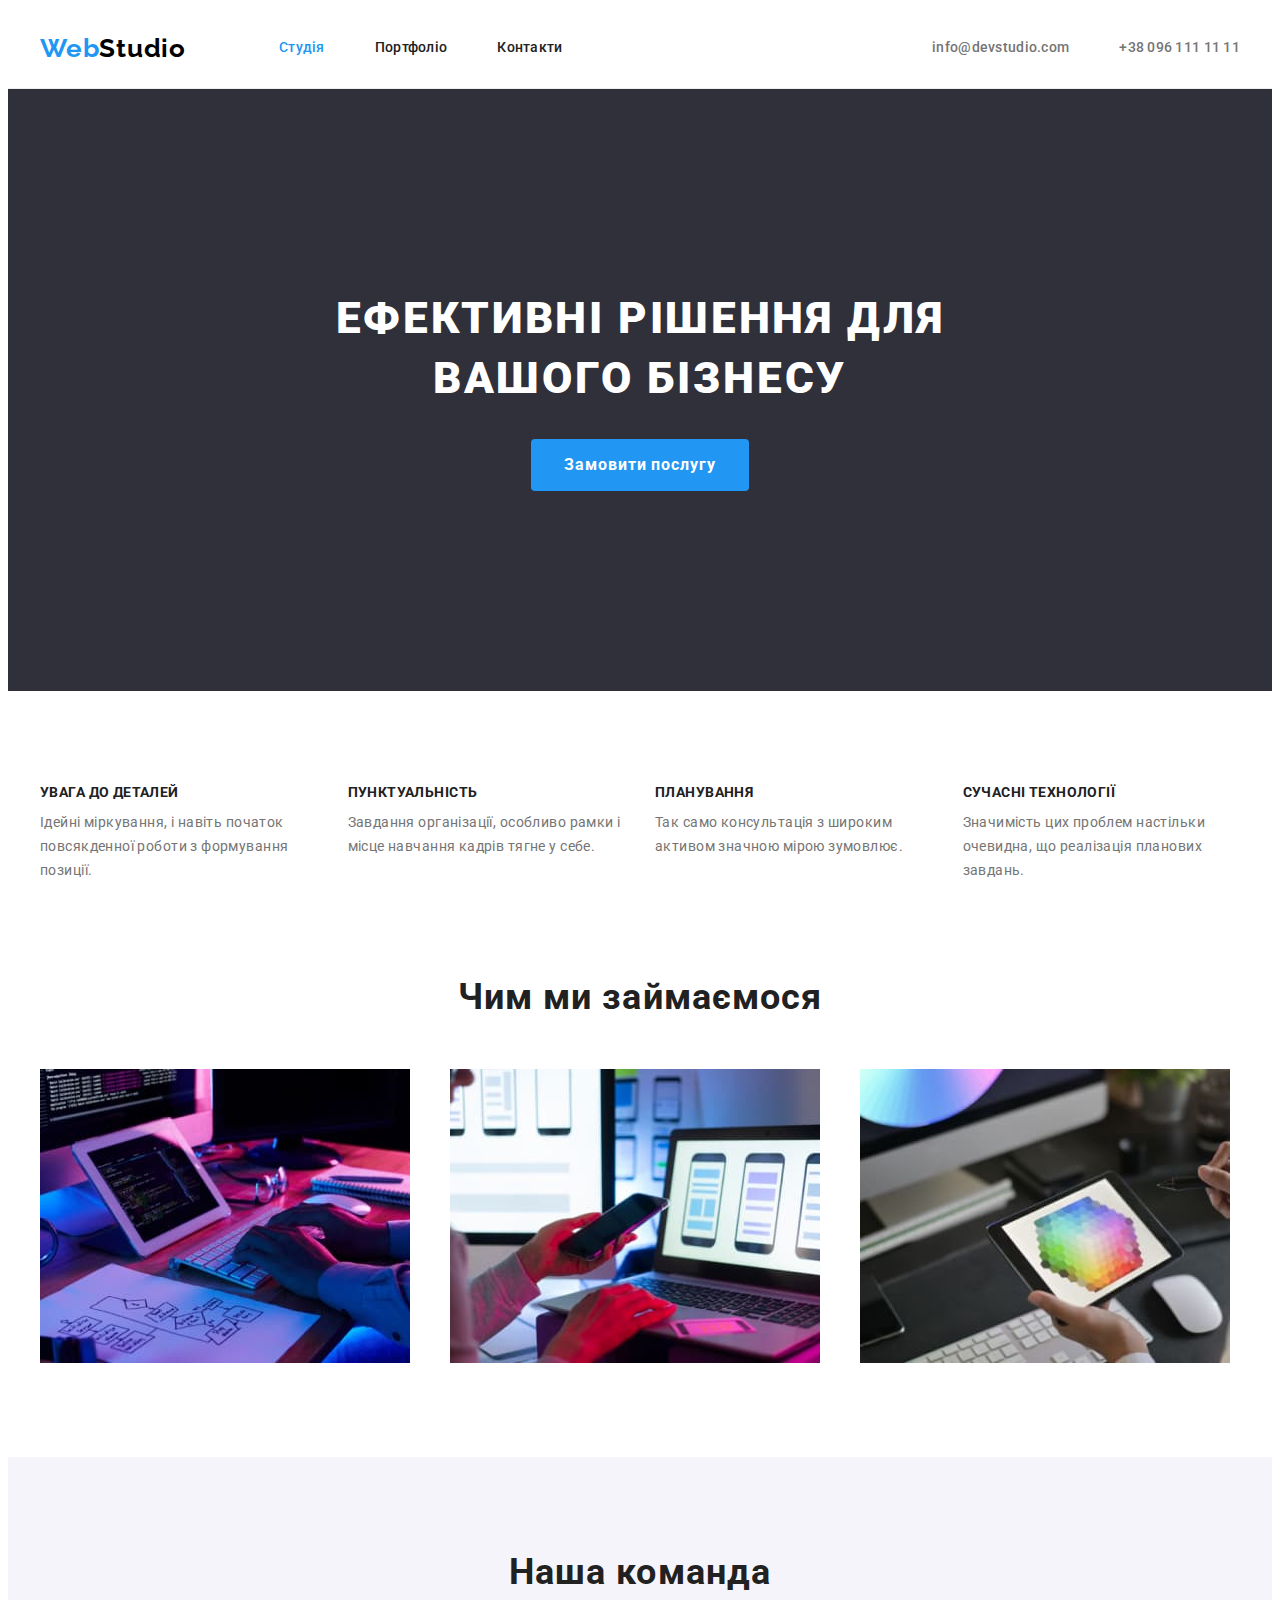
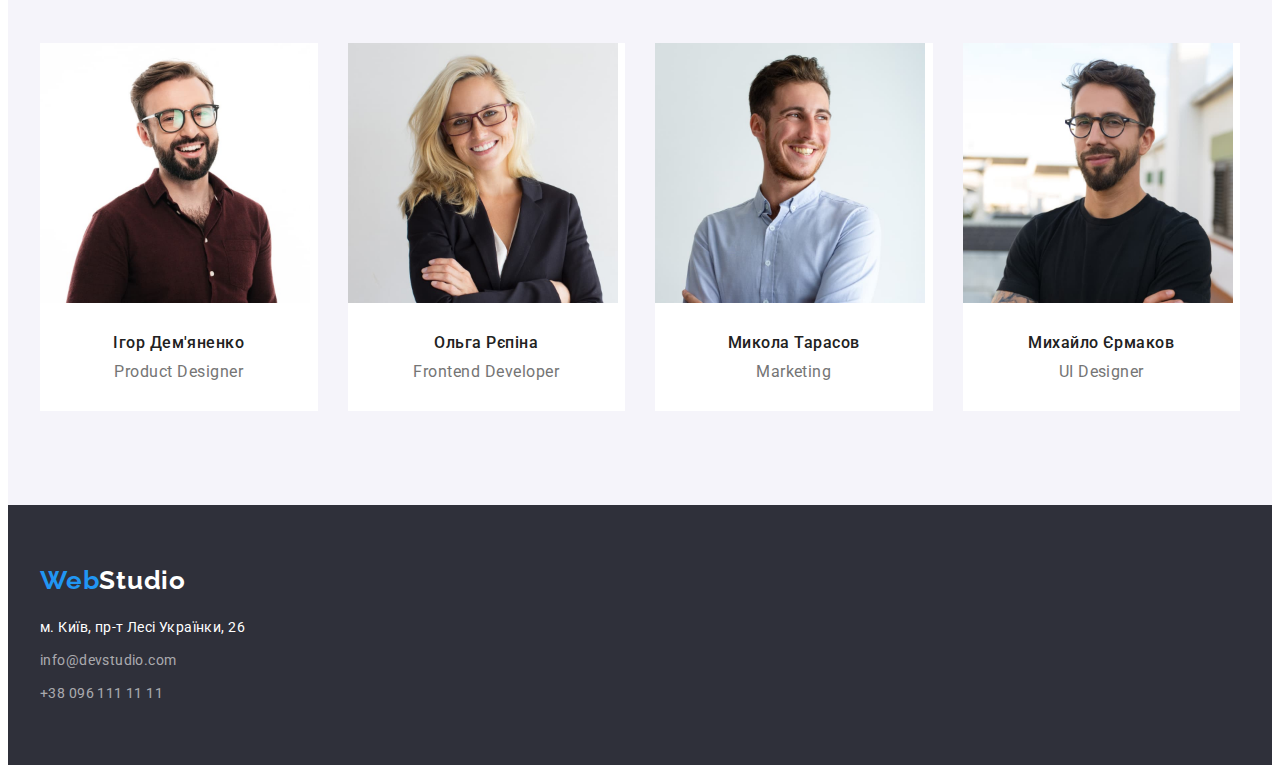
<file: index.html>
<!DOCTYPE html>
<html lang="uk">
<head>
    <meta charset="UTF-8">
    <meta http-equiv="X-UA-Compatible" content="IE=edge">
    <meta name="viewport" content="width=device-width, initial-scale=1.0">
    <title>WebStudio</title>    
    <link rel="preconnect" href="https://fonts.gstatic.com" crossorigin>
    <link href="https://fonts.googleapis.com/css2?family=Raleway:wght@700&family=Roboto:wght@400;500;700;900&display=swap" rel="stylesheet">
    <link rel="stylesheet" href="https://cdnjs.cloudflare.com/ajax/libs/modern-normalize/1.1.0/modern-normalize.min.css" integrity="sha512-wpPYUAdjBVSE4KJnH1VR1HeZfpl1ub8YT/NKx4PuQ5NmX2tKuGu6U/JRp5y+Y8XG2tV+wKQpNHVUX03MfMFn9Q==" crossorigin="anonymous" referrerpolicy="no-referrer" />
    <link rel="stylesheet" href="./css/styles.css">
</head>

<body>
    <!--верхня лінія-->
    <header class="header">
        <div class="container header-container">
            <nav class="header-nav">
                <a class="header-logo link" href="./index.html">
                    <span class="logo-web">Web</span><span class="header-logo-studio">Studio </span> 
                </a>
                <ul class="header-list list">
                    <li class="header-item"><a class="header-link current link" href="./index.html">Студія</a></li>
                    <li class="header-item"><a class="header-link link" href="./portfolio.html">Портфоліо</a></li>
                    <li class="header-item"><a class="header-link link" href="Контакти">Контакти</a></li>
                </ul>
            </nav>  
            <ul class="header-contacts-list list">
                <li><a class="header-contacts link" href="mailto:info@devstudio.com">info@devstudio.com</a></li>
                <li><a class="header-contacts link" href="tel:+380961111111">+38 096 111 11 11</a></li>
            </ul>
        </div>
    </header>

    <main>
        <!--(Шапка) Hero-->
        <section class="hero">
            <div class="container">            
                <h1 class="title">Ефективні рішення для <br> вашого бізнесу</h1>
                <button type="button" class="hero-button">Замовити послугу</button>
            </div>
        </section>
        
        <!--Особливості-->
        <section class="feature-section section">
            <div class="container">
                <h2 class="feature visually-hidden">Особлисвості</h2>
                <ul class="feature-list list">
                    <li class="feature-link link"><h3 class="feature-title">УВАГА ДО ДЕТАЛЕЙ</h3>
                        <p class="feature-text">
                            Ідейні міркування, і навіть початок повсякденної роботи з формування позиції.
                        </p>
                    </li>
                            
                    <li class="feature-link link"><h3 class="feature-title">ПУНКТУАЛЬНІСТЬ</h3>
                        <p class="feature-text">
                            Завдання організації, особливо рамки і місце навчання кадрів тягне у себе.               
                        </p>
                    </li>
                           
                    <li class="feature-link link"><h3 class="feature-title">ПЛАНУВАННЯ</h3>
                        <p class="feature-text">
                            Так само консультація з широким активом значною мірою зумовлює.
                        </p>
                    </li>
                            
                    <li class="feature-link link"><h3 class="feature-title">СУЧАСНІ ТЕХНОЛОГІЇ</h3>
                        <p class="feature-text">
                            Значимість цих проблем настільки очевидна, що реалізація планових завдань.
                        </p>
                    </li>
                </ul> 
            </div> 
        </section>

        <!--Чим ми займаємося-->
        <section class="activity section">
            <div class="container">
                <h2 class="section-title">Чим ми займаємося</h2>
                <ul class="activity-list list">
                    <li class="activity-item"><img src="./images/img1.jpg" alt="зображення людини, яка друкує текст" width="370"></li>
                    <li class="activity-item"><img src="./images/img2.jpg" alt="зображення людини, яка тримає телефон" width="370"></li>
                    <li class="activity-item"><img src="./images/img3.jpg" alt="зображення людини, у якої в пуках планшет" width="370"></li>
                </ul>
            </div>
        </section>

        <!--(Наша команда) team-->
        <section class="section-team section">
            <div class="container">
                <h2 class="section-title centered">Наша команда</h2>
                <ul class="team-list list">
                    <li class="team-items">
                        <div class="team-wrap">
                            <img src="./images/img_ihor.jpg" alt="фото Ігора Дем'яненко" width="270"> 
                            <div class="team-members-position">
                                <h3 class="team-members">Ігор Дем'яненко</h3>
                                <p class="members-position">Product Designer</p>
                            </div>
                        </div>
                    </li>    
                    <li class="team-items">
                        <div class="team-wrap">
                            <img src="./images/img_olha.jpg" alt="фото Ольги Рєпіної" width="270"> 
                            <div class="team-members-position">
                                <h3 class="team-members">Ольга Рєпіна</h3>
                                <p class="members-position">Frontend Developer</p>
                            </div>
                        </div>
                    </li>   
                    <li class="team-items">
                        <div class="team-wrap">
                            <img src="./images/img_mykola.jpg" alt="фото Миколи Тарасова" width="270"> 
                            <div class="team-members-position">
                                <h3 class="team-members">Микола Тарасов</h3>
                                <p class="members-position">Marketing</p>
                            </div>
                        </div>
                    </li>   
                    <li class="team-items">
                        <div class="team-wrap">
                            <img src="./images/img_mykhailo.jpg" alt="фото Михайла Єрмакова" width="270"> 
                            <div class="team-members-position">
                                <h3 class="team-members">Михайло Єрмаков</h3>
                                <p class="members-position">UI Designer</p>
                            </div>
                        </div>
                    </li>             
                </ul>
            </div>
        </section>
    </main>

    <!--(підвал) footer-->
    <footer class="footer">
        <div class="container">
            <a class="footer-logo link" href="./index.html">
                <span class="logo-web">Web</span><span class="logo-studio">Studio </span>
            </a>                          
            <address  class="address">   
                <ul class="address-list list">
                    <li><a class="map-link link" href="https://goo.gl/maps/aMGptcKbW2b2ZsTe7" target="_blank" rel="noopener noreferrer nofollow" >м. Київ, пр-т Лесі Українки, 26</a></li>
                    <li><a class="contacts link" href="mailto:info@devstudio.com">info@devstudio.com</a></li>
                    <li><a class="contacts link" href="tel:+380961111111">+38 096 111 11 11</a></li>                
                </ul>             
            </address>
        </div>                 
    </footer>  
</body>

</html>
</file>
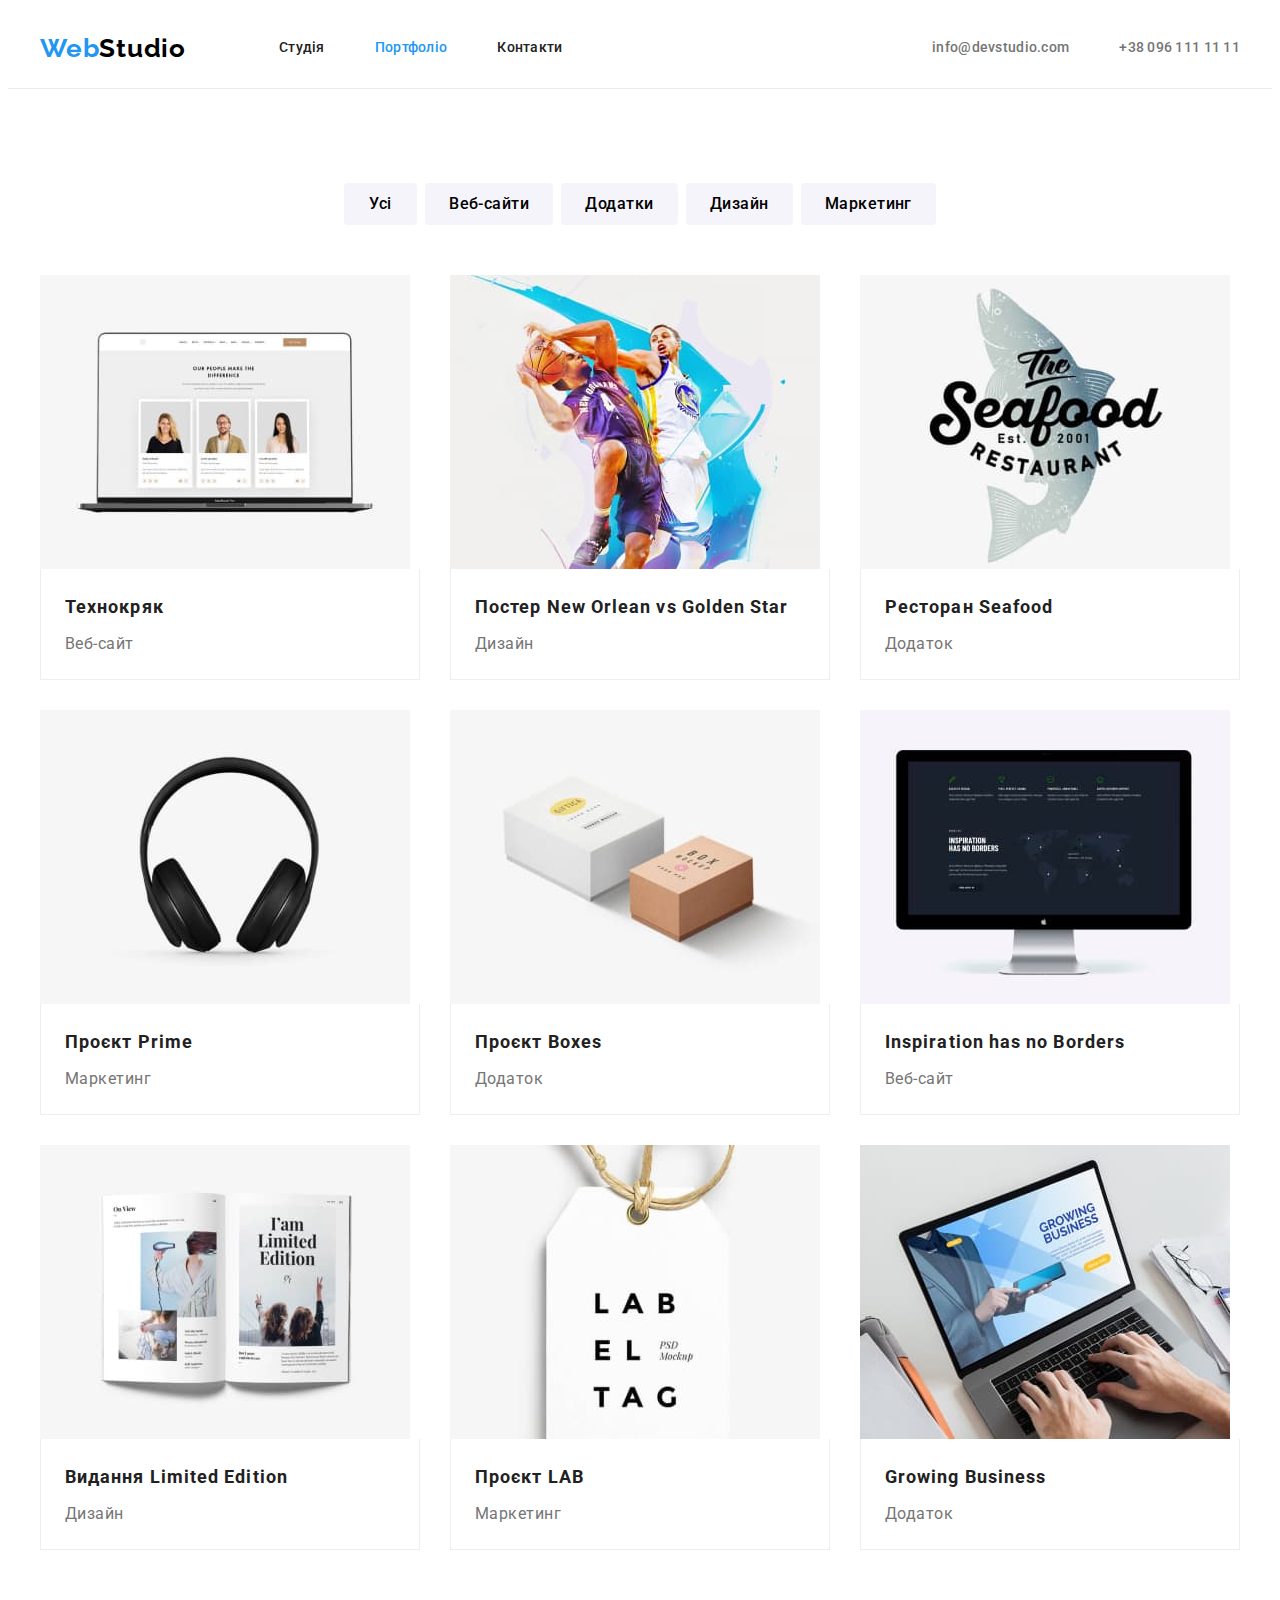
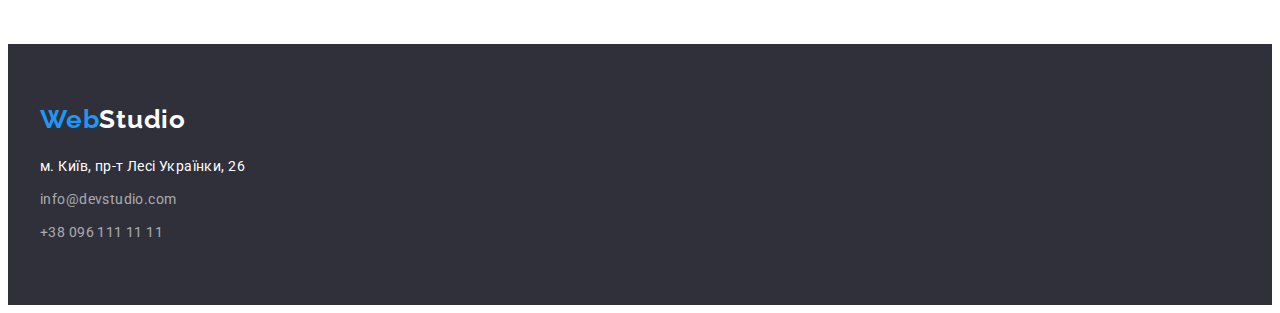
<file: portfolio.html>
<!DOCTYPE html>
<html lang="uk">
<head>
    <meta charset="UTF-8">
    <meta http-equiv="X-UA-Compatible" content="IE=edge">
    <meta name="viewport" content="width=device-width, initial-scale=1.0">
    <title>portfolio</title>       
    <link rel="preconnect" href="https://fonts.googleapis.com">
    <link rel="preconnect" href="https://fonts.gstatic.com" crossorigin>
    <link href="https://fonts.googleapis.com/css2?family=Raleway:wght@700&family=Roboto:wght@400;500;700;900&display=swap" rel="stylesheet">
    <link rel="stylesheet" href="https://cdnjs.cloudflare.com/ajax/libs/modern-normalize/1.1.0/modern-normalize.min.css" integrity="sha512-wpPYUAdjBVSE4KJnH1VR1HeZfpl1ub8YT/NKx4PuQ5NmX2tKuGu6U/JRp5y+Y8XG2tV+wKQpNHVUX03MfMFn9Q==" crossorigin="anonymous" referrerpolicy="no-referrer" />
    <link rel="stylesheet" href="./css/styles.css">
</head>

<body>
    <!--верхня лінія-->
    <header class="header">
        <div class="container header-container">
            <nav class="header-nav">
                <a class="header-logo link" href="./index.html">
                    <span class="logo-web">Web</span><span class="header-logo-studio">Studio </span> 
                </a>
                <ul class="header-list list">
                    <li class="header-item"><a class="header-link link" href="./index.html">Студія</a></li>
                    <li class="header-item"><a class="header-link current link" href="./portfolio.html">Портфоліо</a></li>
                    <li class="header-item"><a class="header-link link" href="Контакти">Контакти</a></li>
                </ul>
            </nav>  
            <ul class="header-contacts-list list">
                <li><a class="header-contacts link" href="mailto:info@devstudio.com">info@devstudio.com</a></li>
                <li><a class="header-contacts link" href="tel:+380961111111">+38 096 111 11 11</a></li>
            </ul>
        </div>
    </header>

    <!--(main)-->
    <main class="portfolio-page">
        <!--portfolio (портфоліо)-->
        <section class="portfolio-section section">
            <div class="container">
                <h1 class="portfolio-title visually-hidden">Портфоліо</h1>
                <ul class="projects-list list">
                    <li class="portfolio-button-item"><button class="portfolio-button" type="button">Усі</button></li>
                    <li class="portfolio-button-item"><button class="portfolio-button" type="button">Веб-сайти</button></li>
                    <li class="portfolio-button-item"><button class="portfolio-button" type="button">Додатки</button></li>
                    <li class="portfolio-button-item"><button class="portfolio-button" type="button">Дизайн</button></li>
                    <li class="portfolio-button-item"><button class="portfolio-button" type="button">Маркетинг</button></li>
                </ul>
                <ul class="portfolio-list list">
                    <li class="portfolio-item">
                        <a class="portfolio-item-link link" href="">
                            <img src="./images/tehno.jpg" alt="зображення ноутбука" width="370">
                            <div class="portfolio-item-second-part">
                                <h2 class="portfolio-project-name">Технокряк</h2>
                                <p class="portfolio-project-type">Веб-сайт</p>
                            </div>
                        </a>
                    </li>
                    <li class="portfolio-item">
                        <a class="portfolio-item-link link" href="">
                            <img src="./images/poster.jpg" alt="постер гри волейбол" width="370">
                            <div class="portfolio-item-second-part">
                                <h2 class="portfolio-project-name">Постер New Orlean vs Golden Star</h2>
                                <p class="portfolio-project-type">Дизайн</p>
                            </div>
                        </a>
                    </li>
                    <li class="portfolio-item">
                        <a class="portfolio-item-link link" href="">
                            <img src="./images/seafood.jpg" alt="лейбл ресторану" width="370">
                            <div class="portfolio-item-second-part">
                                <h2 class="portfolio-project-name">Ресторан Seafood</h2>
                                <p class="portfolio-project-type">Додаток</p>
                            </div>
                        </a>
                    </li>
                    <li class="portfolio-item">
                        <a class="portfolio-item-link link" href="">
                            <img src="./images/prime.jpg" alt="навушники" width="370">
                            <div class="portfolio-item-second-part">
                                <h2 class="portfolio-project-name">Проєкт Prime</h2>
                                <p class="portfolio-project-type">Маркетинг</p>
                            </div>
                        </a>
                    </li>
                    <li class="portfolio-item">
                        <a class="portfolio-item-link link" href="">
                            <img src="./images/project.jpg" alt="дві коробочки" width="370">
                            <div class="portfolio-item-second-part">
                                <h2 class="portfolio-project-name">Проєкт Boxes</h2>
                                <p class="portfolio-project-type">Додаток</p>
                            </div>
                        </a>
                    </li>
                    <li class="portfolio-item">
                        <a class="portfolio-item-link link" href="">
                            <img src="./images/inspiration.jpg" alt="монітор" width="370">
                            <div class="portfolio-item-second-part">
                                <h2 class="portfolio-project-name">Inspiration has no Borders</h2>
                                <p class="portfolio-project-type">Веб-сайт</p>
                            </div>
                        </a>
                    </li>
                    <li class="portfolio-item">
                        <a class="portfolio-item-link link" href="">
                            <img src="./images/book.jpg" alt="видання книги" width="370">
                            <div class="portfolio-item-second-part">
                                <h2 class="portfolio-project-name">Видання Limited Edition</h2>
                                <p class="portfolio-project-type">Дизайн</p>
                            </div>
                        </a>
                    </li>
                    <li class="portfolio-item">
                        <a class="portfolio-item-link link" href="">
                            <img src="./images/lab.jpg" alt="ярлик" width="370">
                            <div class="portfolio-item-second-part">
                                <h2 class="portfolio-project-name">Проєкт LAB</h2>
                                <p class="portfolio-project-type">Маркетинг</p>
                            </div>
                        </a>
                    </li>
                    <li class="portfolio-item">
                        <a class="portfolio-item-link link" href="">
                            <img src="./images/growing_business.jpg" alt="ноутбук" width="370">
                            <div class="portfolio-item-second-part">
                                <h2 class="portfolio-project-name">Growing Business</h2>
                                <p class="portfolio-project-type">Додаток</p>
                            </div>
                        </a>
                    </li>
                </ul>
            </div>
        </section>

    </main>

    <!--(підвал) footer-->
    <footer class="footer">
        <div class="container">
            <a class="footer-logo link" href="./index.html">
                <span class="logo-web">Web</span><span class="logo-studio">Studio </span>
            </a>                          
            <address  class="address">   
                <ul class="address-list list">
                    <li><a class="map-link link" href="https://goo.gl/maps/aMGptcKbW2b2ZsTe7" target="_blank" rel="noopener noreferrer nofollow" >м. Київ, пр-т Лесі Українки, 26</a></li>
                    <li><a class="contacts link" href="mailto:info@devstudio.com">info@devstudio.com</a></li>
                    <li><a class="contacts link" href="tel:+380961111111">+38 096 111 11 11</a></li>                
                </ul>             
            </address>
        </div>                 
    </footer>   
</body>

</html>
</file>
<file: css/styles.css>
:root {
    --black-color: #212121;
    --bgn-color: #ffffff;
    --activation-color: #2196F3;
    --second-bgn-color: #2F303A;
    --border-color: #EEEEEE;
    --bgn-section-color: #F5F4FA;
    --label-color: #000000;
    --line-color: #ECECEC;
    --text-color: #757575;
    --contacts-color: rgb(255, 255, 255, 60%);

}

body {
    font-family: 'Roboto', sans-serif;
    color: var(--black-color);
    background-color: var(--bgn-color) ;
}

p,
h1,
h2,
h3,
h4,
h5,
h6 {
  margin: 0;
}
ul,
ol {
  margin: 0;
  padding-left: 0;
}
button {
  cursor: pointer;
}
address {
  font-style: normal;
}
img {
  display: block;
  max-width: 100%;
  height: auto;
}

.list {
    list-style: none;
}

.link {
    text-decoration: none;
}
.container {
    width: 1200px;
    padding-left: 15px;
    padding-right: 15px;
    margin: 0 auto;
   
}

.section {
    padding-top: 94px;
    padding-bottom: 94px;
}



/*------------------------------------------------header------------------------------------*/
.header {
    border-bottom-width: 1px;
    border-bottom-style: solid;
    border-bottom-color: var(--line-color);
}

.header-container {
    display: flex;

}


.header-nav {
    display: flex;
    align-items: center;

}
.header-logo {
    margin-left: 0;

    font-family: 'Raleway', sans-serif;
    font-weight: 700;
    font-size: 26px;
    line-height: 1.19;
    letter-spacing: 0.03em;
    color: var(--label-color);
}

.logo-web {
    color: var(--activation-color);
}
.header-list {
    display: flex;
    gap: 50px;
    margin-left: 93px;
    width: 281px;

}
.header-item {
}

.header-link {
    display: inline-block;
    padding-top: 32px;
    padding-bottom: 32px;

    font-weight: 500;
    font-size: 14px;
    line-height: 1.14;
    letter-spacing: 0.02em;
    text-decoration: none;
    color: var(--black-color);
}

.header-link:hover,
.header-link:focus {
    color: var(--activation-color);
}
.header-list .header-link.current {
    color: var(--activation-color);
}

.header-contacts-list {
    display: flex;
    align-items: center;
    margin-left: auto;
    gap: 50px;
}
.header-contacts {   
    display: inline-block;
    padding-top: 32px;
    padding-bottom: 32px;

    font-weight: 500;
    font-size: 14px;
    line-height: 1.14;
    letter-spacing: 0.02em;
    color: var(--text-color);
    
}
  
.header-contacts:hover,
.header-contacts:focus {
    color: var(--activation-color);
}


/*------------------------------------Main-index-------------------------------------*/
.hero {
    padding-top: 200px;
    padding-bottom: 200px;
    background-color: var(--second-bgn-color);
    text-align: center;

}
.title {   
    font-weight: 900;
    font-size: 44px;
    line-height: 1.36;
    letter-spacing: 0.06em;
    text-align: center;
    text-transform: uppercase;
    color: var(--bgn-color);

}

.hero-button {
    padding-top: 10px;
    padding-bottom:10px ;
    padding-right: 32px;
    padding-left: 32px;
    margin-top: 30px;
    

    border: 1px solid transparent;
    border-radius: 4px;

    font-family: inherit;
    font-weight: 700;
    font-size: 16px;
    line-height: 1.88;
    text-align: center;
    letter-spacing: 0.06em;
    color: var(--bgn-color);
    background-color: var(--activation-color);
    cursor: pointer;
}
.hero-button:hover,
.hero-button:focus {
    background-color: #188CE8;
}

.feature-section { 
    padding-bottom: 47px;
}

.feature {
    
}
.visually-hidden {
    position: absolute;
    white-space: nowrap;
    width: 1px;
    height: 1px;
    overflow: hidden;
    border: 0;
    padding: 0;
    clip: rect(0 0 0 0);
    clip-path: inset(50%);
    margin: -1px;
}

.feature-list {
    display: flex;
    gap: 30px;
    

}
.feature-link {
    width: calc((100% - 90px) / 4)
}
.feature-title {
    margin-bottom: 10px;

    font-size: 14px;
    line-height: 1.14;
    letter-spacing: 0.03em;
    text-transform: uppercase;
}
.feature-text {
    font-size: 14px;
    line-height: 1.71;
    letter-spacing: 0.03em;
    color: var(--text-color);
}
.activity {
    padding-top: 47px;
}
.section-title {
    margin-bottom: 50px;

    font-size: 36px;
    line-height: 1.17;
    text-align: center;
    letter-spacing: 0.03em;
}

.activity-list {
    display: flex;
    gap: 30px;

}
.activity-item {
    width: calc((100% - 60px) / 3)
}

.section-team {
    background-color: var(--bgn-section-color);
}
.team-list {
    display: flex;
    gap: 30px;
}

.team-wrap {
}

.team-items {
    background-color: var(--bgn-color);
    width: calc((100% - 90px) / 4);
}    
.team-members-position {
    padding-top: 30px;
    padding-bottom: 30px;

}
.team-members {
    margin-bottom: 10px;

    font-weight: 500;
    font-size: 16px;
    line-height: 1.19;
    letter-spacing: 0.03em;
    text-align: center;
    }

.members-position {
    font-size: 16px;
    line-height: 1.19;
    letter-spacing: 0.03em;
    color:var(--text-color);
    text-align: center;
}

/*------------------------------footer ----------------------------*/
.footer {
    padding-top: 60px;
    padding-bottom: 60px;
    background-color: var(--second-bgn-color);
}

.footer-logo {
    font-family: 'Raleway';
    font-weight: 700;
    font-size: 26px;
    line-height: 1.19;
    letter-spacing: 0.03em;
}

.logo-web {
}
.logo-studio {
    color: var(--bgn-color);
}
.address {
    margin-top: 20px;
}

.address-list>li:not(:first-child) {
    margin-top: 9px;
}
.map-link {
    font-size: 14px;
    line-height: 1.71;
    letter-spacing: 0.03em;
    color: var(--bgn-color);
    font-style: normal;
}
.map-link:hover,
.map-link:focus {
    color: var(--activation-color);
}

.contacts {
    font-size: 14px;
    line-height: 1.71;
    letter-spacing: 0.03em;
    color: var(--contacts-color);  
    font-style: normal;
}

.contacts:hover,
.contacts:focus  {
    color: var(--activation-color);
}

/*------------------------------portfolio-main----------------------------*/

.portfolio-page {

}
.portfolio-section {
    background-color: var(--bgn-color);
}
.portfolio-title {
}

.projects-list {
    display: flex;
    justify-content: center;
    margin-bottom: 50px;
    gap: 8px;
}
.portfolio-button-item {

}

.portfolio-button {    
    min-width: 73px;  
    padding-top: 6px;
    padding-right: 22px;
    padding-bottom: 6px;
    padding-left: 22px;

    border-color: transparent;
    border-radius: 4px;
    
    font-family: inherit;
    font-weight: 500;
    font-size: 16px;
    line-height: 1.62;
    text-align: center;
    letter-spacing: 0.03em;
    cursor: pointer;
    background-color:var(--bgn-section-color) ;
   
}
.portfolio-button:hover,
.portfolio-button:focus {
    color: var(--bgn-color);
    background-color: var(--activation-color); 
}
.portfolio-list {
    display: flex;
    flex-wrap: wrap;
    gap: 30px;
}
.portfolio-item {
    width: calc((100% - 60px) / 3);
}
.portfolio-item-link {

}
.portfolio-project-name {
    margin-bottom: 4px;

    font-size: 18px;
    line-height: 2;
    letter-spacing: 0.06em;
    color: var(--black-color); 
}
.portfolio-project-type {
    font-size: 16px;
    line-height: 1.88;
    letter-spacing: 0.03em;
    color: var(--text-color);
}

.portfolio-item-second-part {
    padding-left: 24px;
    padding-bottom: 20px;
    padding-right: 24px;
    padding-top: 20px;

    border-right-width: 1px;
    border-right-style: solid;
    border-right-color: var(--border-color);

    border-bottom-width: 1px;
    border-bottom-style: solid;
    border-bottom-color: var(--border-color);

    border-left-width: 1px;
    border-left-style: solid;
    border-left-color: var(--border-color);
}
</file>
